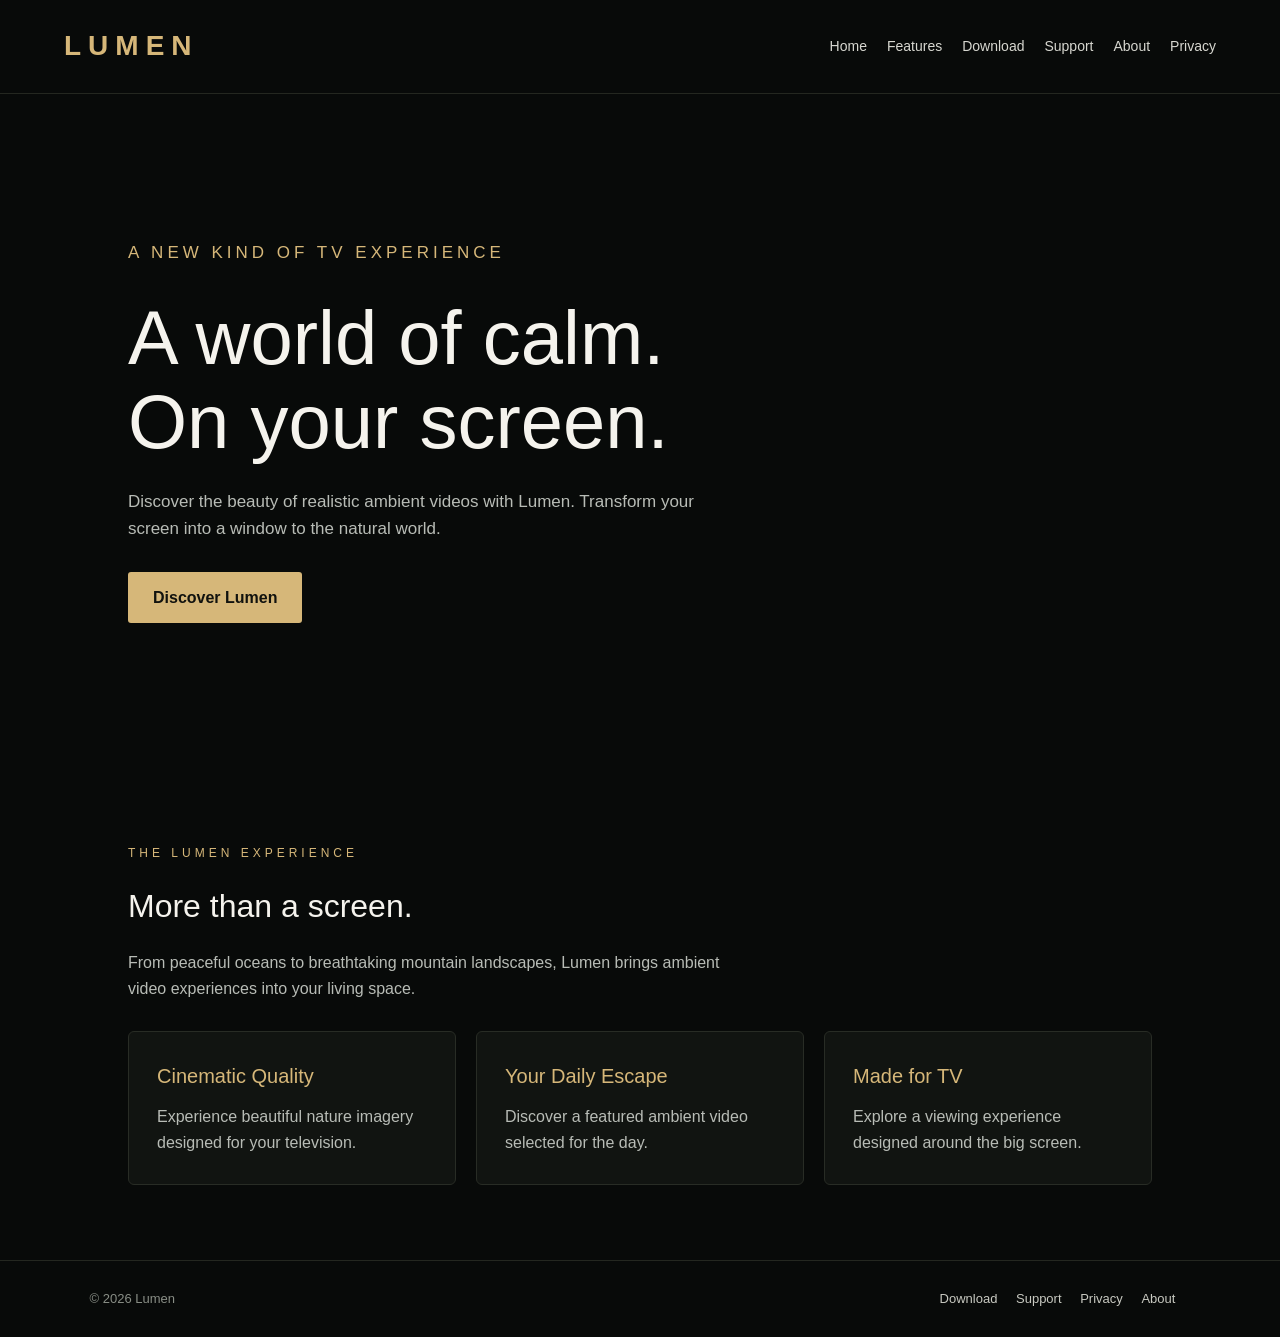
<file: index.html>
<!DOCTYPE html>
<html lang="en">
<head>
    <meta charset="UTF-8">
    <meta name="viewport" content="width=device-width, initial-scale=1.0">
    <meta name="description" content="Discover Lumen, a cinematic ambient video experience for Android TV.">
    <title>Lumen — A World of Calm</title>
    <link rel="stylesheet" href="style.css">
</head>
<body>


<header>
    <a href="index.html" class="logo">LUMEN</a>

    <nav>
        <a href="index.html">Home</a>
        <a href="features.html">Features</a>
        <a href="download.html">Download</a>
        <a href="support.html">Support</a>
        <a href="about.html">About</a>
        <a href="privacy.html">Privacy</a>
    </nav>
</header>


    <main>
        <div class="hero">
            <p class="eyebrow">A new kind of TV experience</p>

            <h1>A world of calm.<br>On your screen.</h1>

            <p>
                Discover the beauty of realistic ambient videos
                with Lumen. Transform your screen into a window
                to the natural world.
            </p>

            <a href="features.html" class="button">
                Discover Lumen
            </a>
        </div>

        <section>
            <p class="eyebrow">The Lumen experience</p>
            <h2>More than a screen.</h2>

            <p>
                From peaceful oceans to breathtaking mountain
                landscapes, Lumen brings ambient video experiences
                into your living space.
            </p>

            <div class="features">
                <div class="card">
                    <h3>Cinematic Quality</h3>
                    <p>
                        Experience beautiful nature imagery
                        designed for your television.
                    </p>
                </div>

                <div class="card">
                    <h3>Your Daily Escape</h3>
                    <p>
                        Discover a featured ambient video
                        selected for the day.
                    </p>
                </div>

                <div class="card">
                    <h3>Made for TV</h3>
                    <p>
                        Explore a viewing experience
                        designed around the big screen.
                    </p>
                </div>
            </div>
        </section>
    </main>

    <footer>
        <span>© 2026 Lumen</span>

        <div>
            <a href="download.html">Download</a>
            <a href="support.html">Support</a>
            <a href="privacy.html">Privacy</a>
            <a href="about.html">About</a>
        </div>
    </footer>

</body>
</html>
</file>
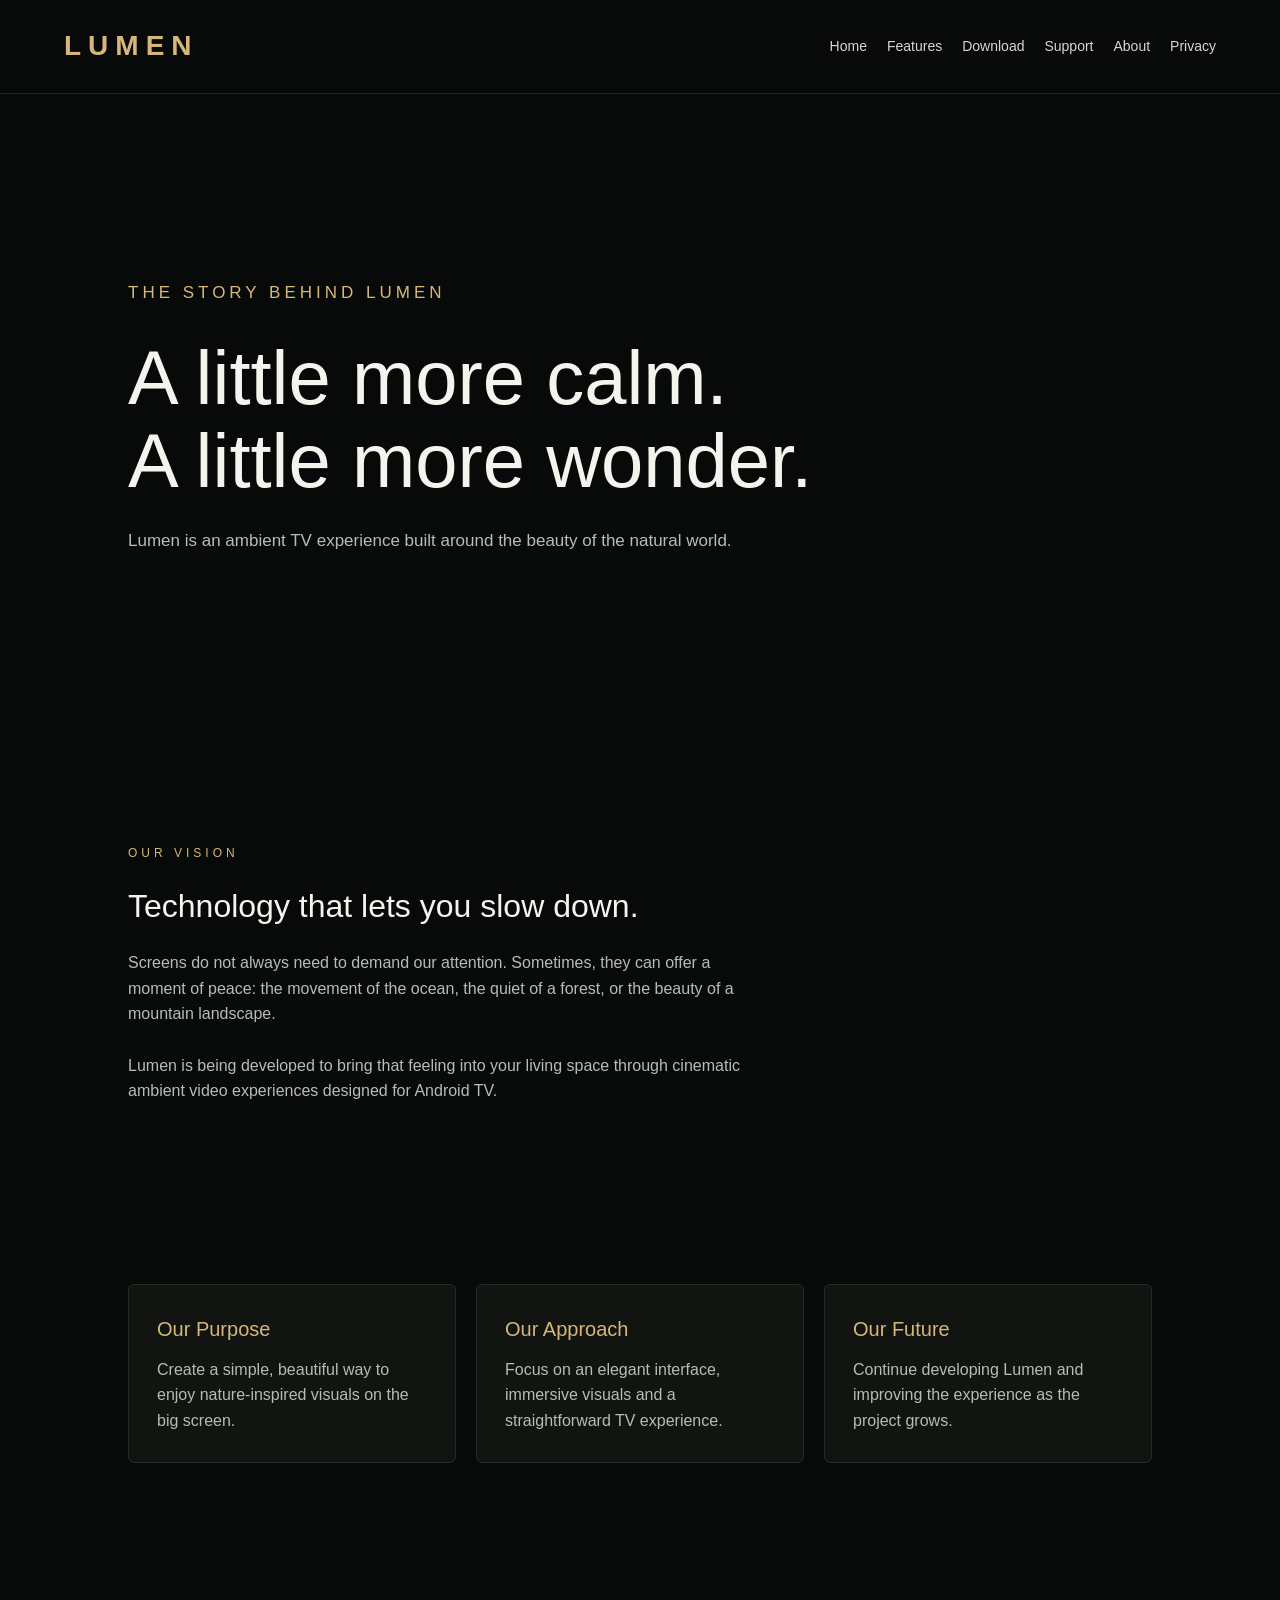
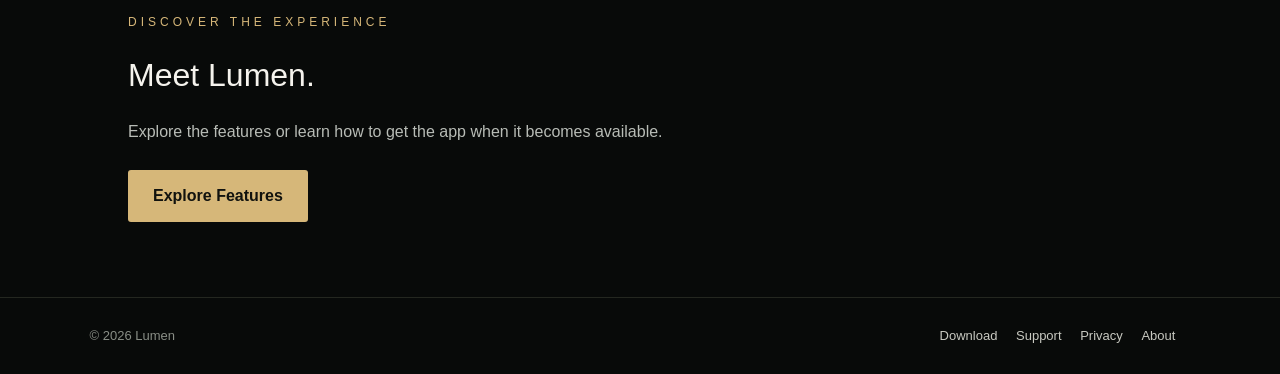
<file: about.html>
<!DOCTYPE html>
<html lang="en">
<head>
    <meta charset="UTF-8">
    <meta name="viewport" content="width=device-width, initial-scale=1.0">
    <meta name="description" content="Discover the vision behind Lumen.">
    <title>About — Lumen</title>
    <link rel="stylesheet" href="style.css">
</head>
<body>


<header>
    <a href="index.html" class="logo">LUMEN</a>

    <nav>
        <a href="index.html">Home</a>
        <a href="features.html">Features</a>
        <a href="download.html">Download</a>
        <a href="support.html">Support</a>
        <a href="about.html">About</a>
        <a href="privacy.html">Privacy</a>
    </nav>
</header>


    <main>
        <section class="hero">
            <p class="eyebrow">The story behind Lumen</p>
            <h1>A little more calm.<br>A little more wonder.</h1>
            <p>
                Lumen is an ambient TV experience built around
                the beauty of the natural world.
            </p>
        </section>

        <section>
            <p class="eyebrow">Our vision</p>
            <h2>Technology that lets you slow down.</h2>

            <p>
                Screens do not always need to demand our attention.
                Sometimes, they can offer a moment of peace:
                the movement of the ocean, the quiet of a forest,
                or the beauty of a mountain landscape.
            </p>

            <br>

            <p>
                Lumen is being developed to bring that feeling
                into your living space through cinematic ambient
                video experiences designed for Android TV.
            </p>
        </section>

        <section>
            <div class="features">
                <div class="card">
                    <h3>Our Purpose</h3>
                    <p>
                        Create a simple, beautiful way to enjoy
                        nature-inspired visuals on the big screen.
                    </p>
                </div>

                <div class="card">
                    <h3>Our Approach</h3>
                    <p>
                        Focus on an elegant interface, immersive
                        visuals and a straightforward TV experience.
                    </p>
                </div>

                <div class="card">
                    <h3>Our Future</h3>
                    <p>
                        Continue developing Lumen and improving
                        the experience as the project grows.
                    </p>
                </div>
            </div>
        </section>

        <section>
            <p class="eyebrow">Discover the experience</p>
            <h2>Meet Lumen.</h2>

            <p>
                Explore the features or learn how to get the app
                when it becomes available.
            </p>

            <br>

            <a href="features.html" class="button">
                Explore Features
            </a>
        </section>
    </main>

    <footer>
        <span>© 2026 Lumen</span>
        <div>
            <a href="download.html">Download</a>
            <a href="support.html">Support</a>
            <a href="privacy.html">Privacy</a>
            <a href="about.html">About</a>
        </div>
    </footer>

</body>
</html>
</file>
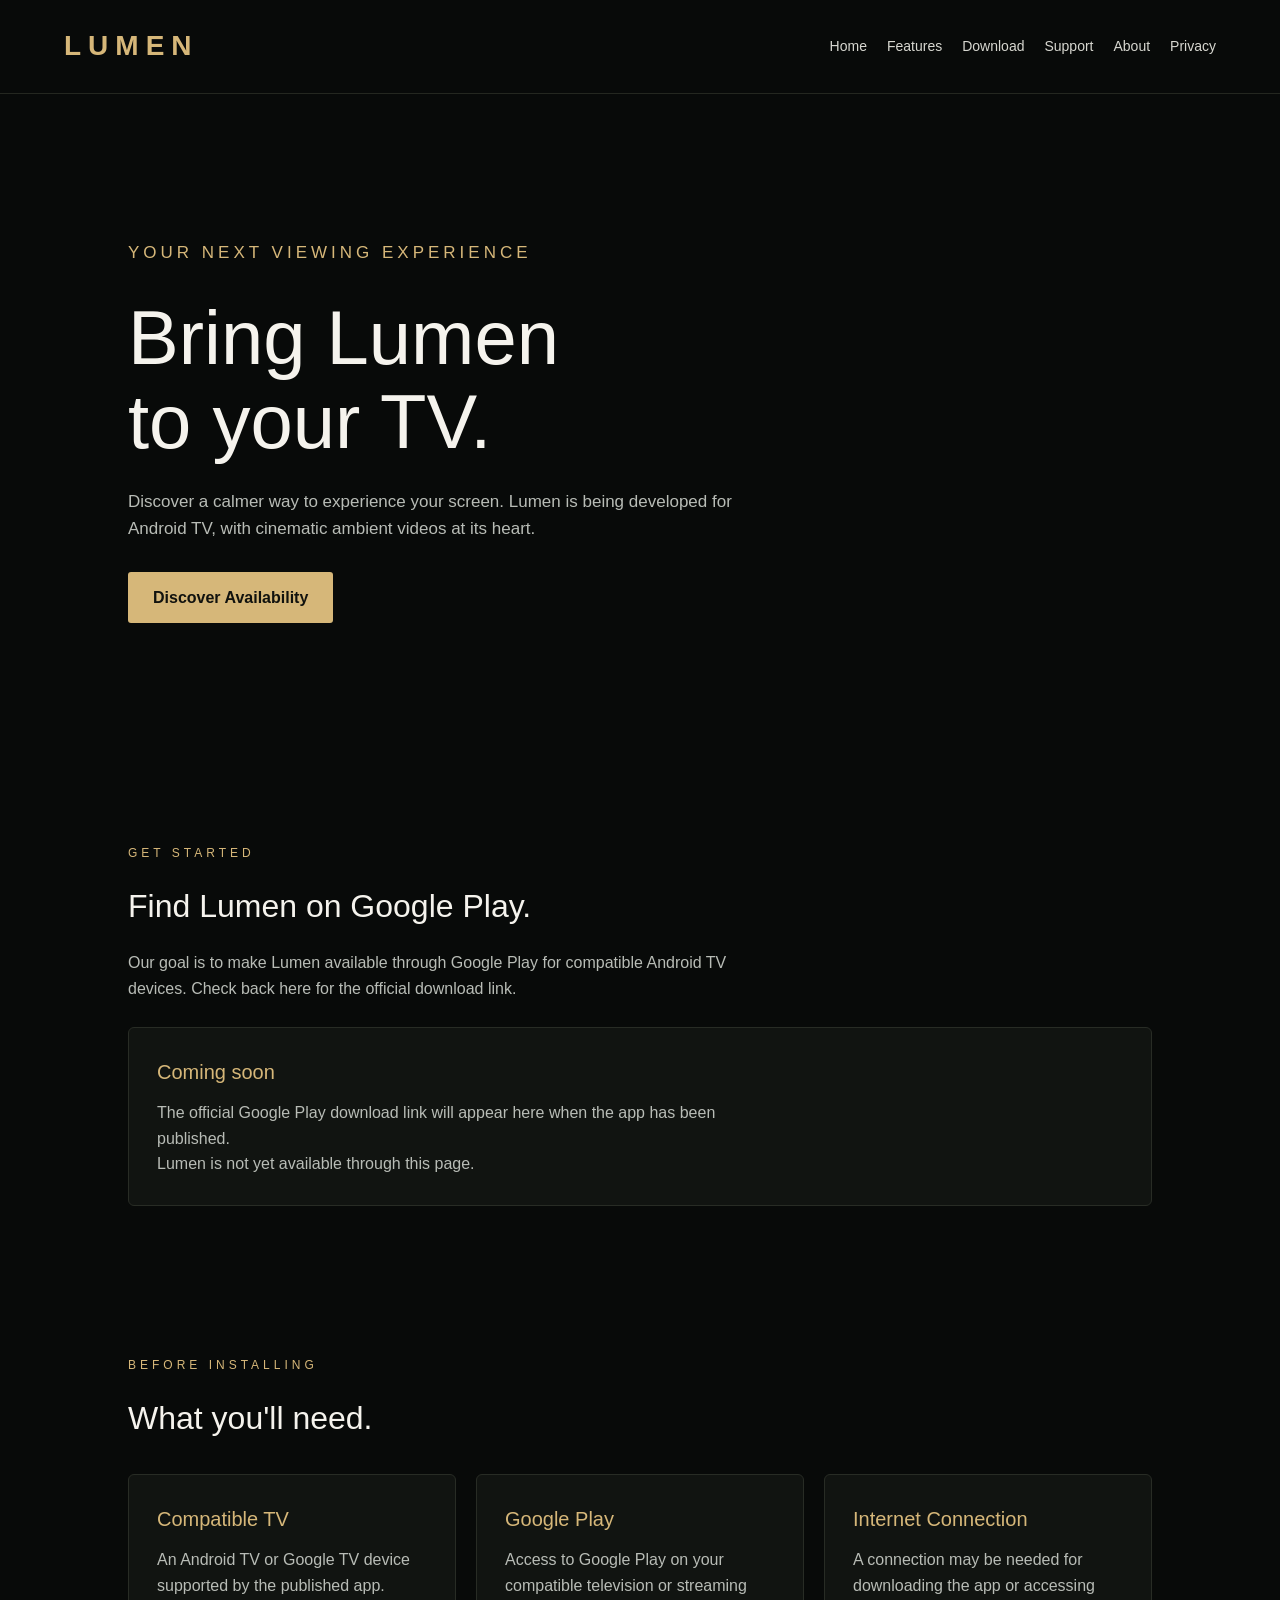
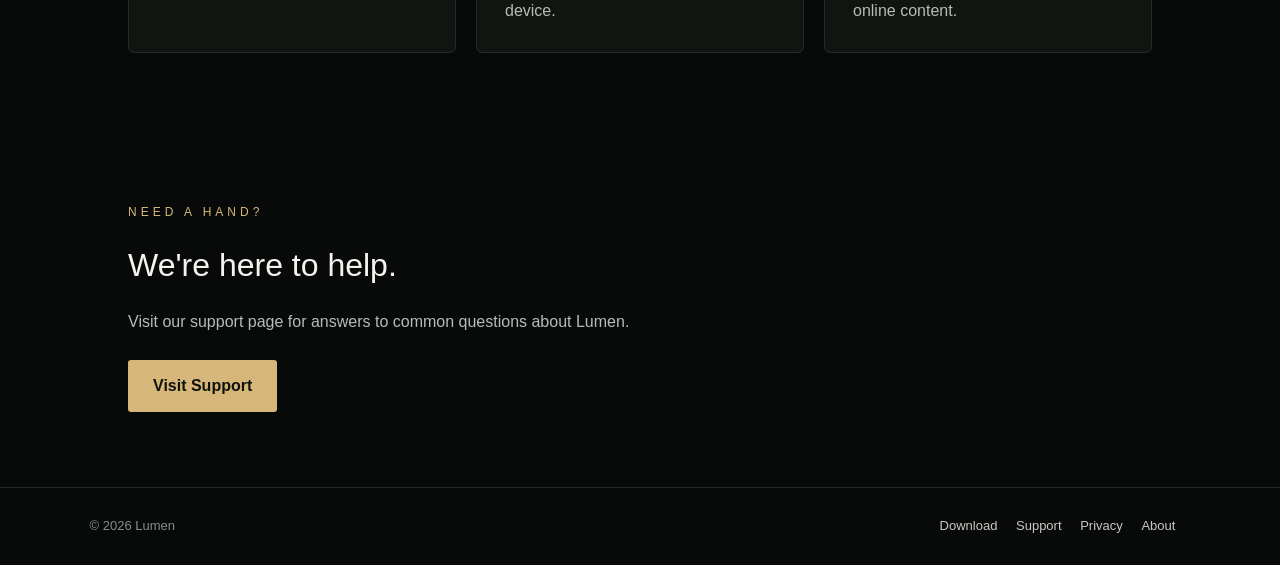
<file: download.html>
<!DOCTYPE html>
<html lang="en">
<head>
    <meta charset="UTF-8">
    <meta name="viewport" content="width=device-width, initial-scale=1.0">
    <meta name="description" content="Find out how to download Lumen for Android TV.">
    <title>Download — Lumen</title>
    <link rel="stylesheet" href="style.css">
</head>
<body>


<header>
    <a href="index.html" class="logo">LUMEN</a>

    <nav>
        <a href="index.html">Home</a>
        <a href="features.html">Features</a>
        <a href="download.html">Download</a>
        <a href="support.html">Support</a>
        <a href="about.html">About</a>
        <a href="privacy.html">Privacy</a>
    </nav>
</header>


    <main>
        <section class="hero">
            <p class="eyebrow">Your next viewing experience</p>

            <h1>Bring Lumen<br>to your TV.</h1>

            <p>
                Discover a calmer way to experience your screen.
                Lumen is being developed for Android TV, with
                cinematic ambient videos at its heart.
            </p>

            <a href="#availability" class="button">
                Discover Availability
            </a>
        </section>

        <section id="availability">
            <p class="eyebrow">Get started</p>
            <h2>Find Lumen on Google Play.</h2>

            <p>
                Our goal is to make Lumen available through
                Google Play for compatible Android TV devices.
                Check back here for the official download link.
            </p>

            <br>

            <div class="card">
                <h3>Coming soon</h3>

                <p>
                    The official Google Play download link
                    will appear here when the app has been published.
                </p>

                <p>
                    Lumen is not yet available through this page.
                </p>
            </div>
        </section>

        <section>
            <p class="eyebrow">Before installing</p>
            <h2>What you'll need.</h2>

            <div class="features">
                <div class="card">
                    <h3>Compatible TV</h3>
                    <p>
                        An Android TV or Google TV device
                        supported by the published app.
                    </p>
                </div>

                <div class="card">
                    <h3>Google Play</h3>
                    <p>
                        Access to Google Play on your compatible
                        television or streaming device.
                    </p>
                </div>

                <div class="card">
                    <h3>Internet Connection</h3>
                    <p>
                        A connection may be needed for downloading
                        the app or accessing online content.
                    </p>
                </div>
            </div>
        </section>

        <section>
            <p class="eyebrow">Need a hand?</p>
            <h2>We're here to help.</h2>

            <p>
                Visit our support page for answers to common
                questions about Lumen.
            </p>

            <br>

            <a href="support.html" class="button">
                Visit Support
            </a>
        </section>
    </main>

    <footer>
        <span>© 2026 Lumen</span>

        <div>
            <a href="download.html">Download</a>
            <a href="support.html">Support</a>
            <a href="privacy.html">Privacy</a>
            <a href="about.html">About</a>
        </div>
    </footer>

</body>
</html>
</file>
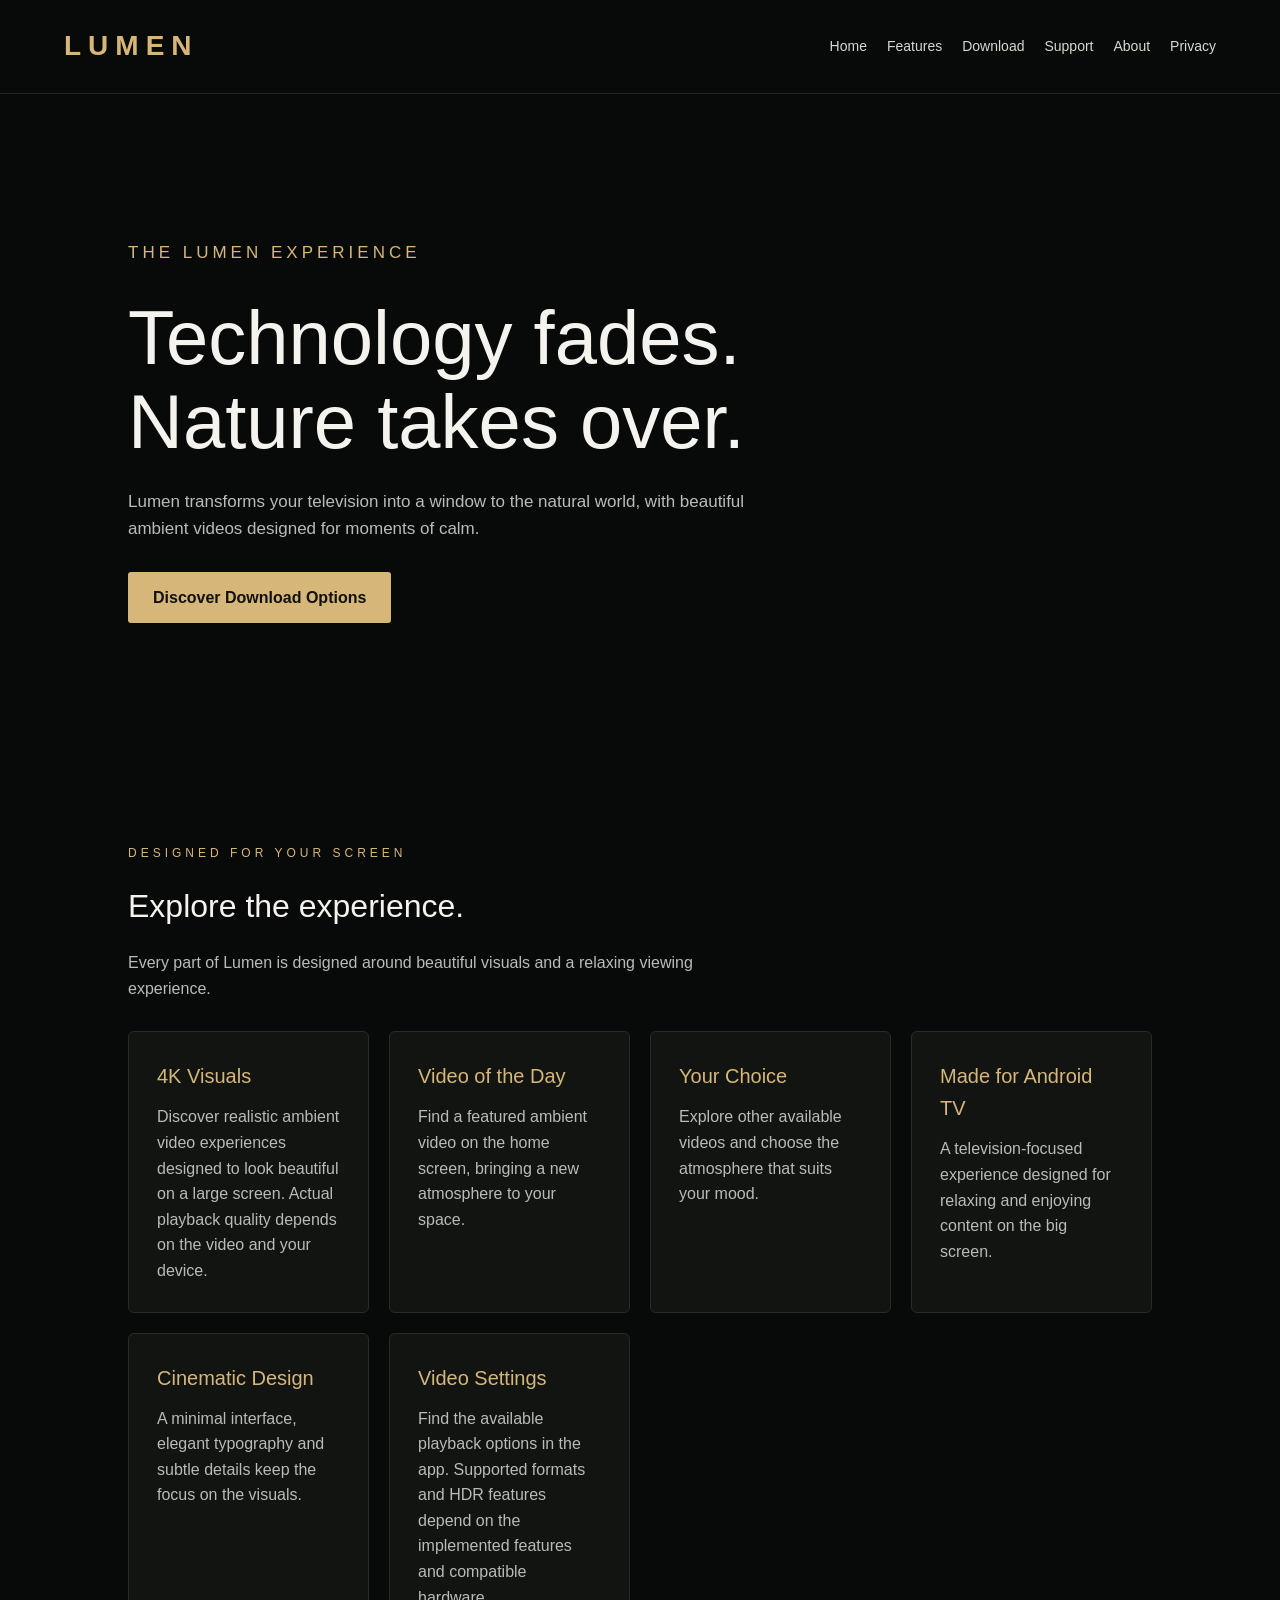
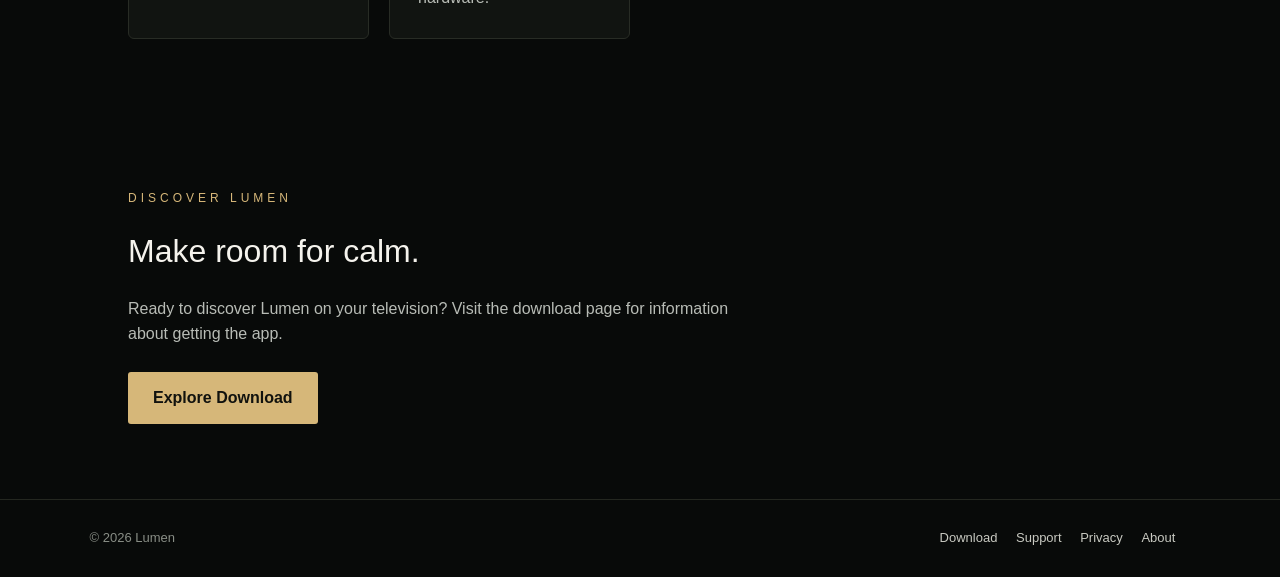
<file: features.html>
<!DOCTYPE html>
<html lang="en">
<head>
    <meta charset="UTF-8">
    <meta name="viewport" content="width=device-width, initial-scale=1.0">
    <meta name="description" content="Discover the features of Lumen, the cinematic ambient video experience for Android TV.">
    <title>Features — Lumen</title>
    <link rel="stylesheet" href="style.css">
</head>
<body>



<header>
    <a href="index.html" class="logo">LUMEN</a>

    <nav>
        <a href="index.html">Home</a>
        <a href="features.html">Features</a>
        <a href="download.html">Download</a>
        <a href="support.html">Support</a>
        <a href="about.html">About</a>
        <a href="privacy.html">Privacy</a>
    </nav>
</header>



    <main>
        <section class="hero">
            <p class="eyebrow">The Lumen experience</p>

            <h1>Technology fades.<br>Nature takes over.</h1>

            <p>
                Lumen transforms your television into a window
                to the natural world, with beautiful ambient
                videos designed for moments of calm.
            </p>

            <a href="download.html" class="button">
                Discover Download Options
            </a>
        </section>

        <section>
            <p class="eyebrow">Designed for your screen</p>
            <h2>Explore the experience.</h2>

            <p>
                Every part of Lumen is designed around
                beautiful visuals and a relaxing viewing experience.
            </p>

            <div class="features">
                <div class="card">
                    <h3>4K Visuals</h3>
                    <p>
                        Discover realistic ambient video experiences
                        designed to look beautiful on a large screen.
                        Actual playback quality depends on the video
                        and your device.
                    </p>
                </div>

                <div class="card">
                    <h3>Video of the Day</h3>
                    <p>
                        Find a featured ambient video on the home
                        screen, bringing a new atmosphere to your space.
                    </p>
                </div>

                <div class="card">
                    <h3>Your Choice</h3>
                    <p>
                        Explore other available videos and choose
                        the atmosphere that suits your mood.
                    </p>
                </div>

                <div class="card">
                    <h3>Made for Android TV</h3>
                    <p>
                        A television-focused experience designed
                        for relaxing and enjoying content on the big screen.
                    </p>
                </div>

                <div class="card">
                    <h3>Cinematic Design</h3>
                    <p>
                        A minimal interface, elegant typography
                        and subtle details keep the focus on the visuals.
                    </p>
                </div>

                <div class="card">
                    <h3>Video Settings</h3>
                    <p>
                        Find the available playback options in the app.
                        Supported formats and HDR features depend on
                        the implemented features and compatible hardware.
                    </p>
                </div>
            </div>
        </section>

        <section>
            <p class="eyebrow">Discover Lumen</p>
            <h2>Make room for calm.</h2>

            <p>
                Ready to discover Lumen on your television?
                Visit the download page for information about getting the app.
            </p>

            <br>

            <a href="download.html" class="button">
                Explore Download
            </a>
        </section>
    </main>

    <footer>
        <span>© 2026 Lumen</span>

        <div>
            <a href="download.html">Download</a>
            <a href="support.html">Support</a>
            <a href="privacy.html">Privacy</a>
            <a href="about.html">About</a>
        </div>
    </footer>

</body>
</html>
</file>
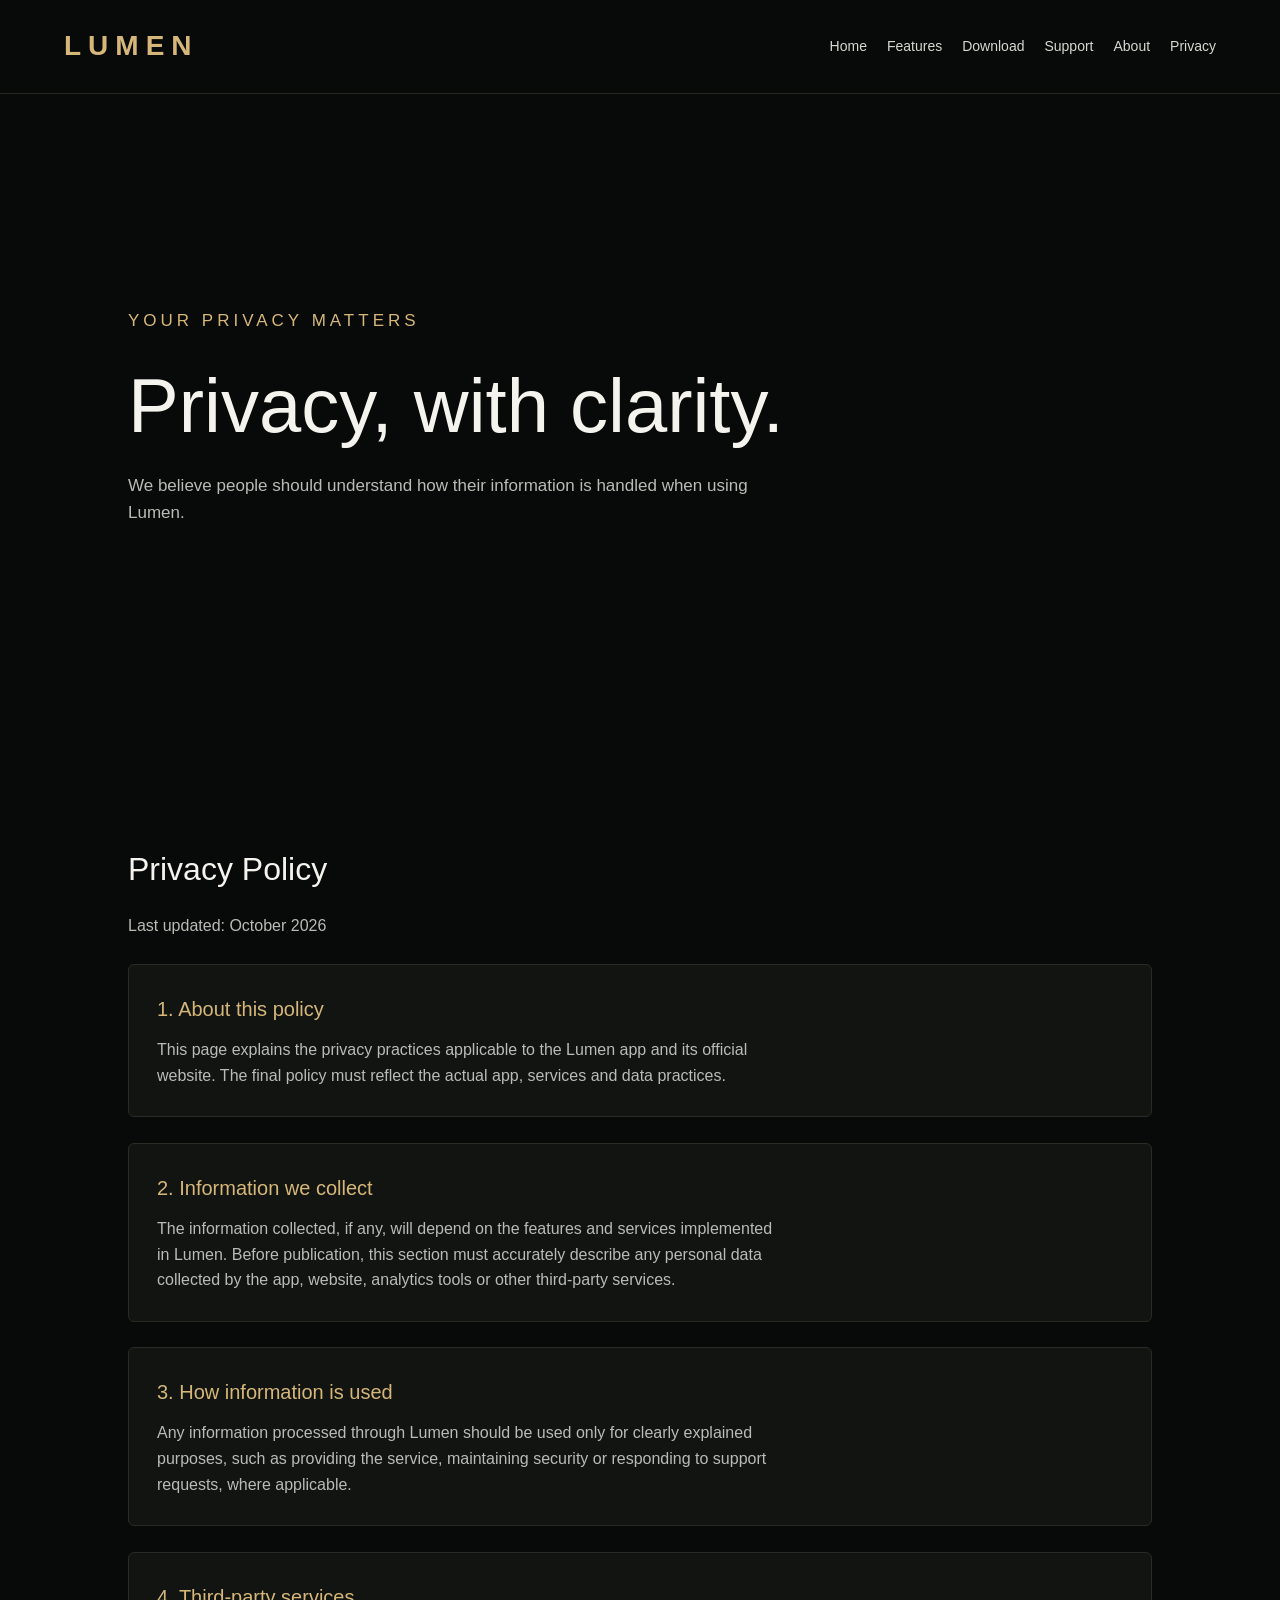
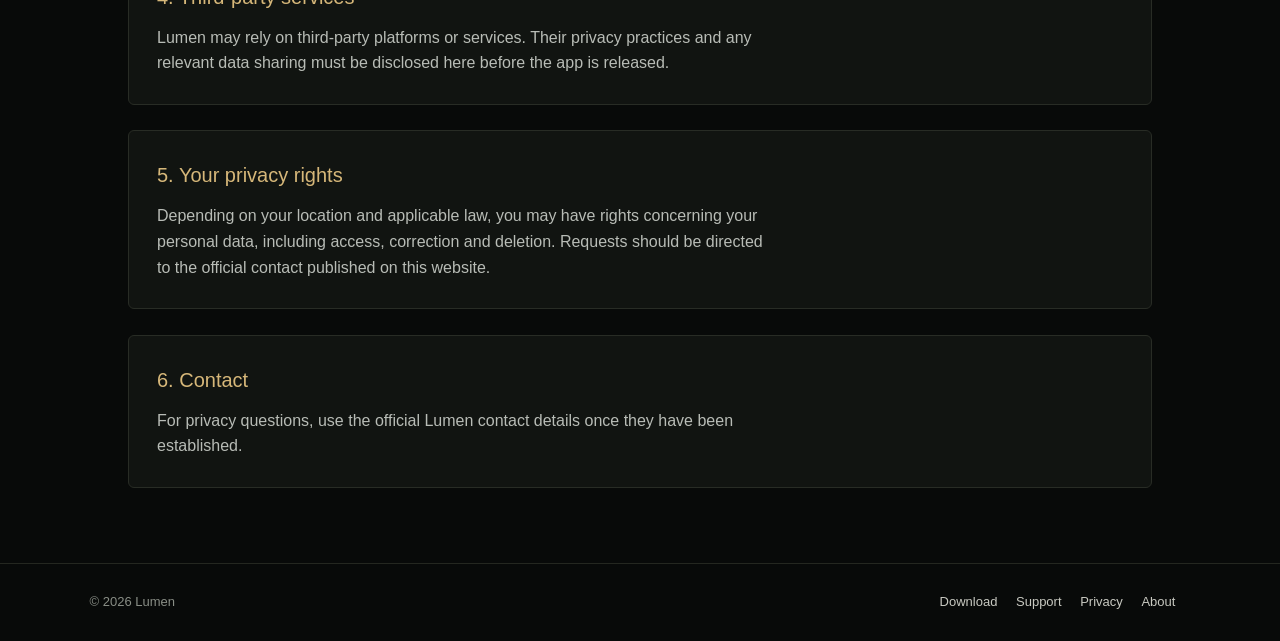
<file: privacy.html>
<!DOCTYPE html>
<html lang="en">
<head>
    <meta charset="UTF-8">
    <meta name="viewport" content="width=device-width, initial-scale=1.0">
    <meta name="description" content="Read the Lumen privacy policy.">
    <title>Privacy Policy — Lumen</title>
    <link rel="stylesheet" href="style.css">
</head>
<body>



<header>
    <a href="index.html" class="logo">LUMEN</a>

    <nav>
        <a href="index.html">Home</a>
        <a href="features.html">Features</a>
        <a href="download.html">Download</a>
        <a href="support.html">Support</a>
        <a href="about.html">About</a>
        <a href="privacy.html">Privacy</a>
    </nav>
</header>


    <main>
        <section class="hero">
            <p class="eyebrow">Your privacy matters</p>
            <h1>Privacy, with clarity.</h1>
            <p>
                We believe people should understand how their
                information is handled when using Lumen.
            </p>
        </section>

        <section>
            <h2>Privacy Policy</h2>
            <p>Last updated: October 2026</p>

            <br>

            <div class="card">
                <h3>1. About this policy</h3>
                <p>
                    This page explains the privacy practices
                    applicable to the Lumen app and its official
                    website. The final policy must reflect the
                    actual app, services and data practices.
                </p>
            </div>

            <br>

            <div class="card">
                <h3>2. Information we collect</h3>
                <p>
                    The information collected, if any, will depend
                    on the features and services implemented in
                    Lumen. Before publication, this section must
                    accurately describe any personal data collected
                    by the app, website, analytics tools or other
                    third-party services.
                </p>
            </div>

            <br>

            <div class="card">
                <h3>3. How information is used</h3>
                <p>
                    Any information processed through Lumen should
                    be used only for clearly explained purposes,
                    such as providing the service, maintaining
                    security or responding to support requests,
                    where applicable.
                </p>
            </div>

            <br>

            <div class="card">
                <h3>4. Third-party services</h3>
                <p>
                    Lumen may rely on third-party platforms or
                    services. Their privacy practices and any
                    relevant data sharing must be disclosed here
                    before the app is released.
                </p>
            </div>

            <br>

            <div class="card">
                <h3>5. Your privacy rights</h3>
                <p>
                    Depending on your location and applicable law,
                    you may have rights concerning your personal
                    data, including access, correction and deletion.
                    Requests should be directed to the official
                    contact published on this website.
                </p>
            </div>

            <br>

            <div class="card">
                <h3>6. Contact</h3>
                <p>
                    For privacy questions, use the official Lumen
                    contact details once they have been established.
                </p>
            </div>
        </section>
    </main>

    <footer>
        <span>© 2026 Lumen</span>
        <div>
            <a href="download.html">Download</a>
            <a href="support.html">Support</a>
            <a href="privacy.html">Privacy</a>
            <a href="about.html">About</a>
        </div>
    </footer>

</body>
</html>
</file>
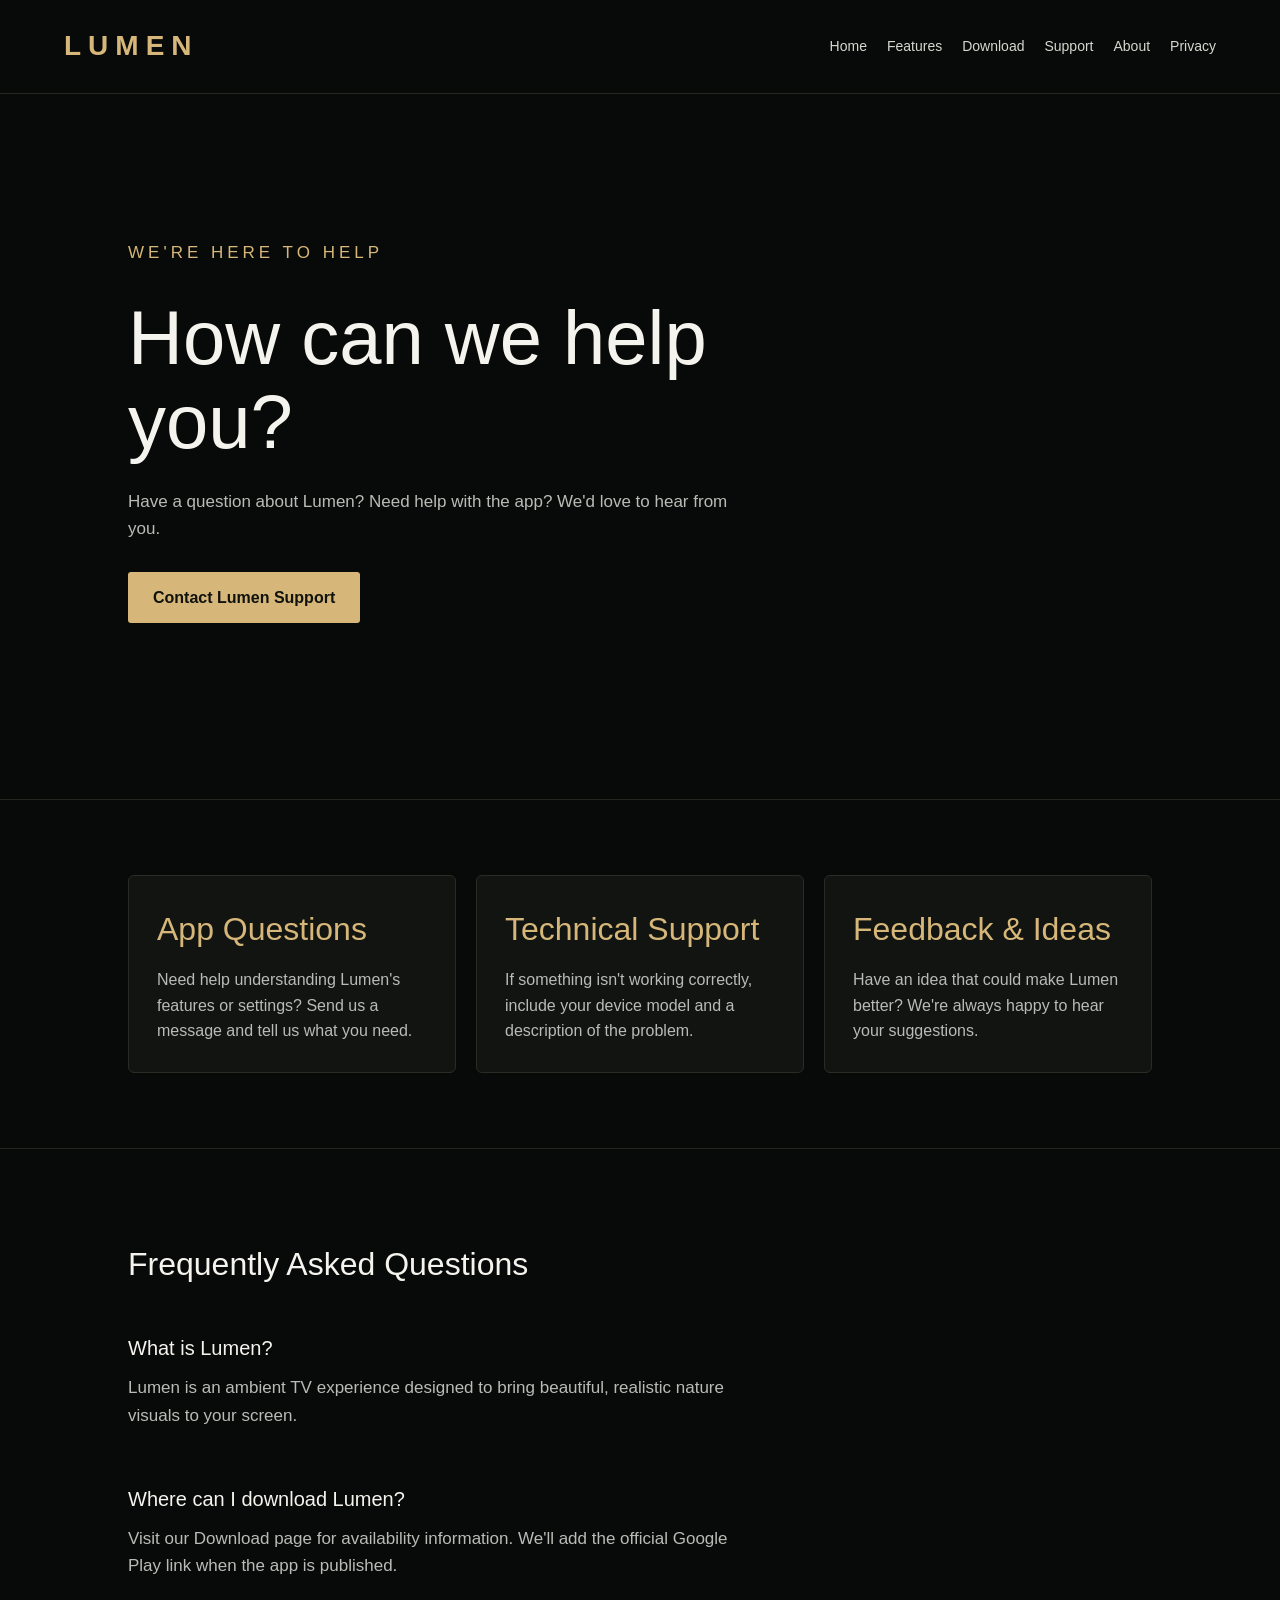
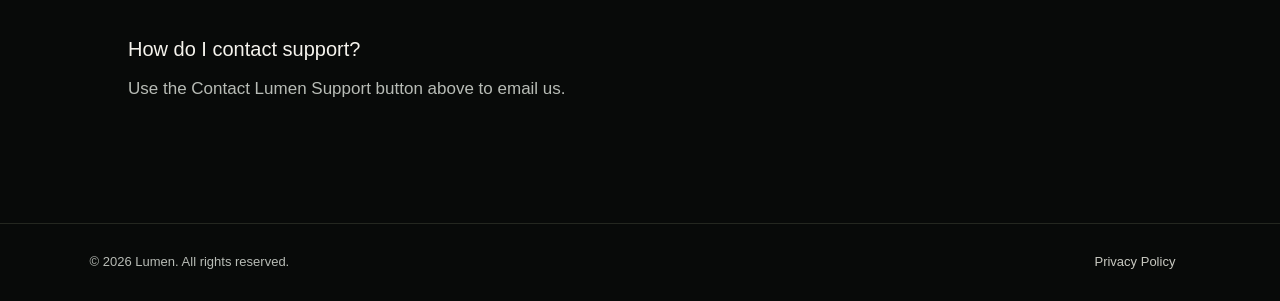
<file: support.html>
<!DOCTYPE html>
<html lang="en">
<head>
    <meta charset="UTF-8">
    <meta name="viewport" content="width=device-width, initial-scale=1.0">
    <title>Support | Lumen</title>
    <link rel="stylesheet" href="style.css">
</head>
<body>


<header>
    <a href="index.html" class="logo">LUMEN</a>

    <nav>
        <a href="index.html">Home</a>
        <a href="features.html">Features</a>
        <a href="download.html">Download</a>
        <a href="support.html">Support</a>
        <a href="about.html">About</a>
        <a href="privacy.html">Privacy</a>
    </nav>
</header>


<main class="page-content">
    <section class="hero">
        <p class="eyebrow">WE'RE HERE TO HELP</p>
        <h1>How can we help you?</h1>
        <p>
            Have a question about Lumen? Need help with the app?
            We'd love to hear from you.
        </p>
        <a class="button"
           href="mailto:hello.lumen@outlook.com?subject=Lumen%20Support">
            Contact Lumen Support
        </a>
    </section>

    <section class="cards">
        <article class="card">
            <h2>App Questions</h2>
            <p>
                Need help understanding Lumen's features or settings?
                Send us a message and tell us what you need.
            </p>
        </article>

        <article class="card">
            <h2>Technical Support</h2>
            <p>
                If something isn't working correctly, include your
                device model and a description of the problem.
            </p>
        </article>

        <article class="card">
            <h2>Feedback & Ideas</h2>
            <p>
                Have an idea that could make Lumen better?
                We're always happy to hear your suggestions.
            </p>
        </article>
    </section>

    <section class="hero">
        <h2>Frequently Asked Questions</h2>

        <h3>What is Lumen?</h3>
        <p>
            Lumen is an ambient TV experience designed to bring
            beautiful, realistic nature visuals to your screen.
        </p>

        <h3>Where can I download Lumen?</h3>
        <p>
            Visit our Download page for availability information.
            We'll add the official Google Play link when the app is published.
        </p>

        <h3>How do I contact support?</h3>
        <p>
            Use the Contact Lumen Support button above to email us.
        </p>
    </section>
</main>

<footer>
    <p>© 2026 Lumen. All rights reserved.</p>
    <a href="privacy.html">Privacy Policy</a>
</footer>

</body>
</html>
</file>
<file: style.css>
/* ========================================
   LUMEN — OFFICIAL WEBSITE
   Cinematic dark theme with gold accents
   ======================================== */

* {
    margin: 0;
    padding: 0;
    box-sizing: border-box;
}

html {
    scroll-behavior: smooth;
}

body {
    background-color: #080a09;
    color: #f5f3ed;
    font-family: Arial, sans-serif;
    line-height: 1.6;
    min-height: 100vh;
}

/* HEADER AND NAVIGATION */

header {
    display: flex;
    justify-content: space-between;
    align-items: center;
    flex-wrap: wrap;
    gap: 18px;
    padding: 24px 5%;
    border-bottom: 1px solid #242720;
    background-color: #080a09;
    position: relative;
    z-index: 10;
}

.logo {
    color: #d6b779;
    font-size: 28px;
    font-weight: bold;
    letter-spacing: 7px;
    text-decoration: none;
    flex-shrink: 0;
}

nav {
    display: flex;
    align-items: center;
    justify-content: flex-end;
    flex-wrap: wrap;
    gap: 12px 20px;
    flex: 1;
    min-width: 0;
}

nav a {
    display: inline-block;
    color: #d7d7d0;
    text-decoration: none;
    font-size: 14px;
    white-space: nowrap;
    padding: 4px 0;
    transition: color 0.3s ease;
}

nav a:hover,
nav a:focus-visible {
    color: #d6b779;
}

/* HERO SECTION */

.hero {
    min-height: 75vh;
    display: flex;
    flex-direction: column;
    justify-content: center;
    align-items: flex-start;
    padding: 90px 10%;
    background:
        linear-gradient(
            90deg,
            #080a09 0%,
            #080a09d9 48%,
            #080a0940 100%
        ),
        linear-gradient(
            0deg,
            #080a09,
            transparent 55%
        ),
        url("https://images.unsplash.com/photo-1470770841072-f978cf4d019e")
        center / cover no-repeat;
}

.eyebrow {
    color: #d6b779;
    letter-spacing: 4px;
    text-transform: uppercase;
    font-size: 12px;
    margin-bottom: 18px;
}

h1 {
    font-size: clamp(38px, 6vw, 76px);
    line-height: 1.1;
    font-weight: 400;
    max-width: 750px;
    margin-bottom: 24px;
}

h2 {
    font-size: clamp(26px, 3vw, 32px);
    font-weight: 400;
    margin-bottom: 18px;
}

h3 {
    font-size: 20px;
    font-weight: 400;
    margin: 24px 0 10px;
}

p {
    color: #b8bcb6;
    max-width: 620px;
}

.hero p {
    font-size: 17px;
    margin-bottom: 30px;
}

/* BUTTONS */

.button {
    display: inline-block;
    background: #d6b779;
    color: #11120e;
    text-decoration: none;
    padding: 13px 25px;
    border-radius: 3px;
    font-weight: bold;
    transition: background 0.3s ease;
}

.button:hover,
.button:focus-visible {
    background: #f0d7a1;
}

/* CONTENT SECTIONS */

section {
    padding: 75px 10%;
}

.page-content {
    min-height: 70vh;
}

.page-content > section + section {
    border-top: 1px solid #242720;
}

/* FEATURE AND CONTENT CARDS */

.features,
.cards {
    display: grid;
    grid-template-columns: repeat(
        auto-fit,
        minmax(min(100%, 230px), 1fr)
    );
    gap: 20px;
    margin-top: 30px;
}

.card {
    background: #111411;
    border: 1px solid #282c25;
    border-radius: 6px;
    padding: 28px;
    min-width: 0;
    transition:
        border-color 0.3s ease,
        transform 0.3s ease;
}

.card:hover {
    border-color: #8d784c;
    transform: translateY(-3px);
}

.card h2,
.card h3 {
    color: #d6b779;
    margin-top: 0;
    margin-bottom: 12px;
}

.card p {
    margin-bottom: 0;
}

/* LINKS INSIDE CONTENT */

main a:not(.button) {
    color: #d6b779;
}

main a:not(.button):hover {
    color: #f0d7a1;
}

/* FOOTER */

footer {
    border-top: 1px solid #242720;
    padding: 28px 7%;
    display: flex;
    justify-content: space-between;
    align-items: center;
    gap: 20px;
    flex-wrap: wrap;
    color: #898e86;
    font-size: 13px;
}

footer p {
    font-size: 13px;
}

footer a {
    display: inline-block;
    color: #c8c9c1;
    text-decoration: none;
    margin-right: 15px;
}

footer a:hover {
    color: #d6b779;
}

/* TABLETS AND SMALLER SCREENS */

@media (max-width: 900px) {
    header {
        align-items: flex-start;
        flex-direction: column;
        padding: 22px 5%;
    }

    nav {
        width: 100%;
        justify-content: flex-start;
        gap: 10px 18px;
    }
}

/* PHONES */

@media (max-width: 480px) {
    .logo {
        font-size: 25px;
    }

    nav {
        gap: 8px 16px;
    }

    nav a {
        font-size: 13px;
    }

    .hero {
        min-height: 60vh;
        padding: 60px 7%;
    }

    h1 {
        font-size: 40px;
    }

    section {
        padding: 50px 7%;
    }

    .card {
        padding: 22px;
    }

    footer {
        flex-direction: column;
        align-items: flex-start;
    }
}
</file>
